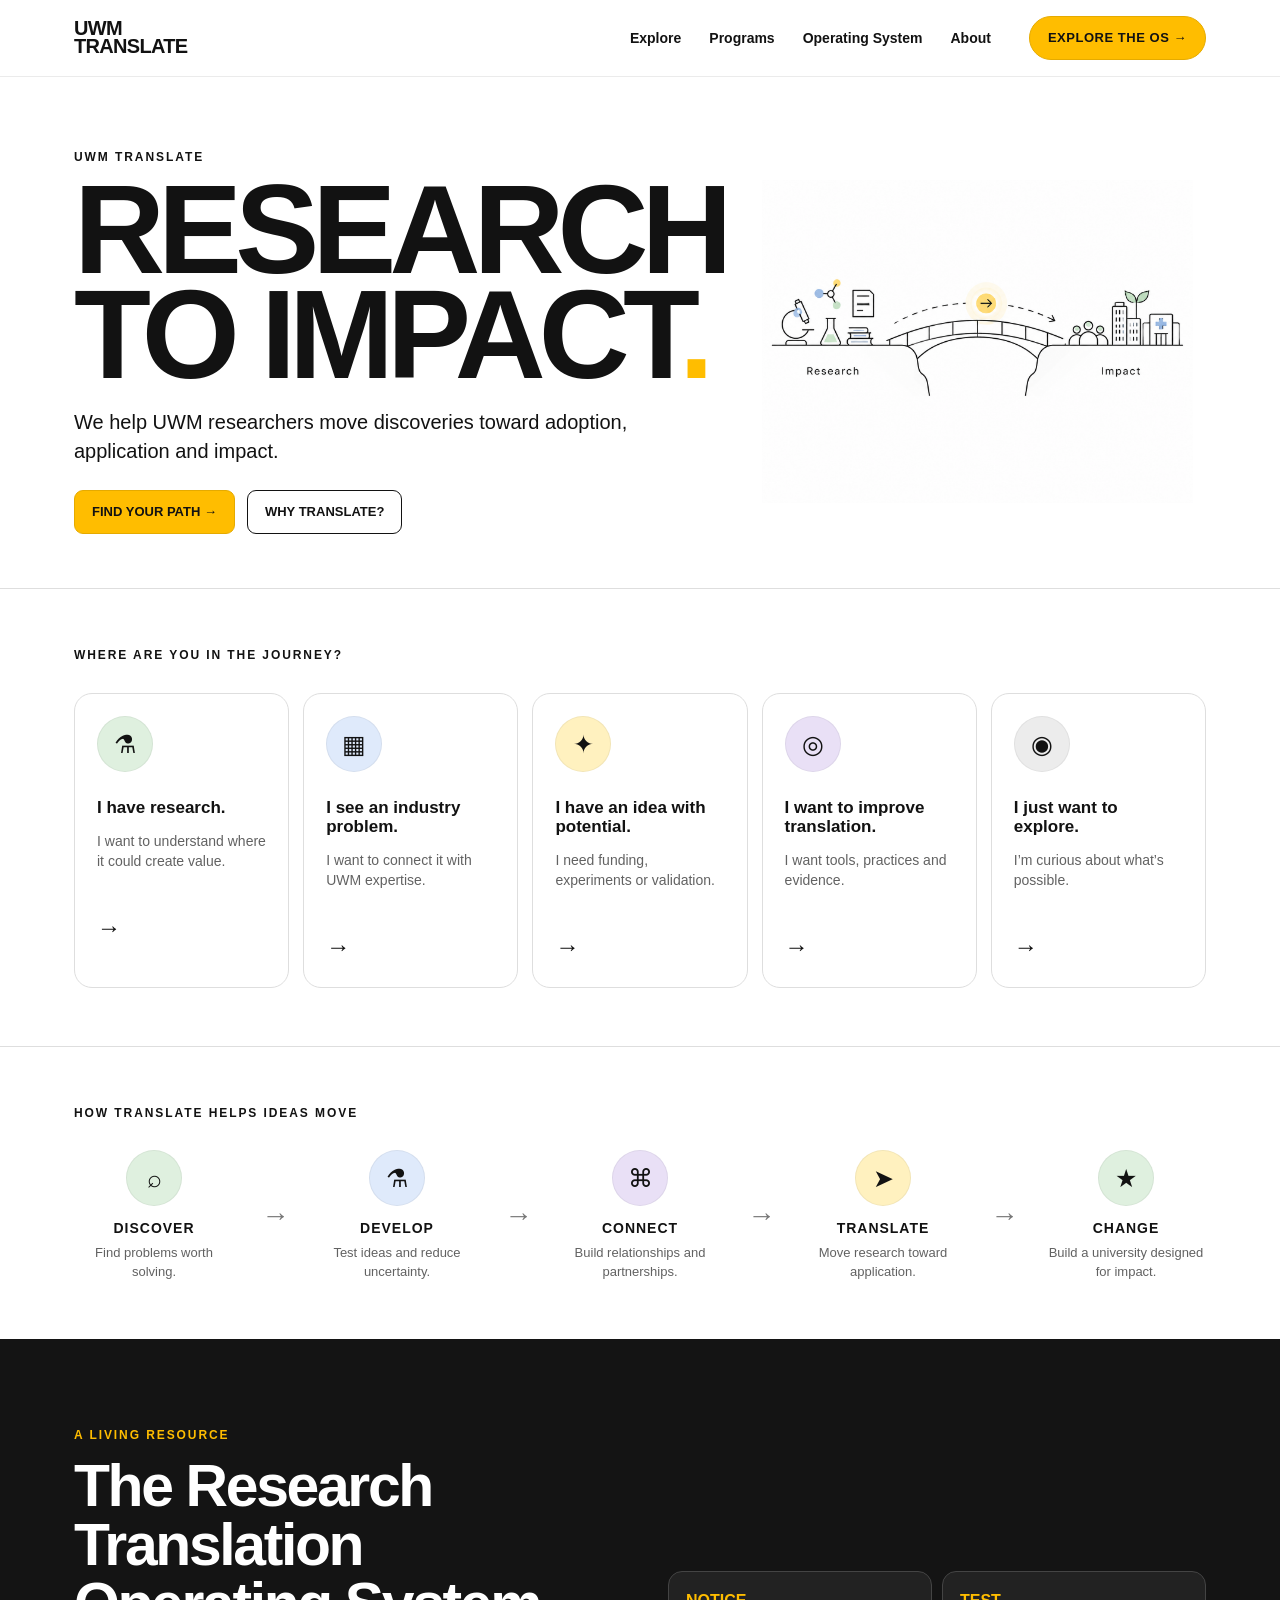
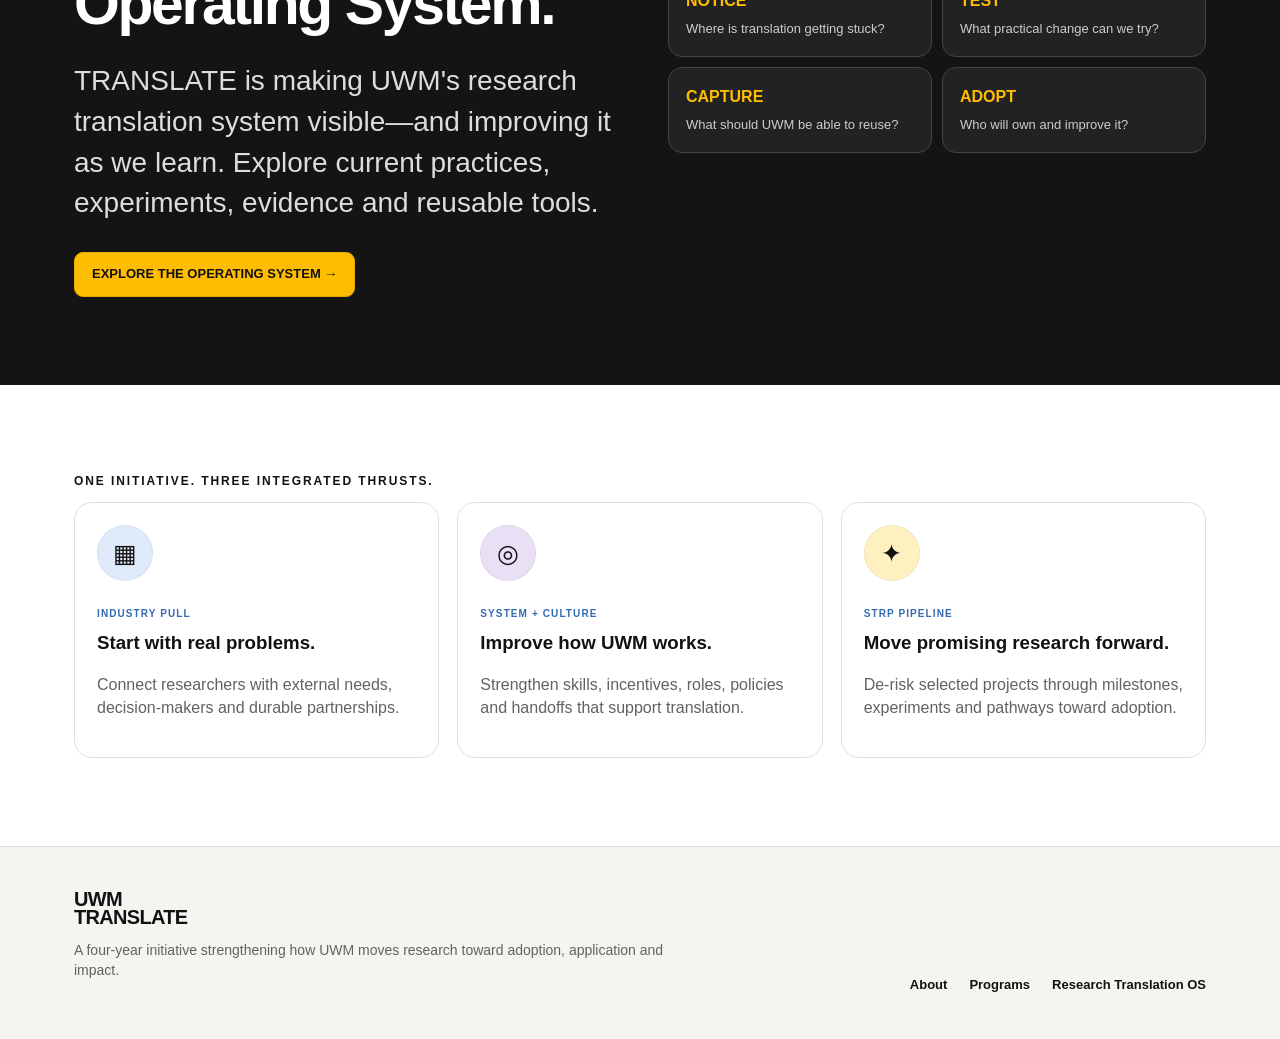
<file: index.html>
<!doctype html><html><head><meta charset="utf-8"><meta name="viewport" content="width=device-width,initial-scale=1"><title>UWM TRANSLATE — Research to Impact</title><link rel="stylesheet" href="assets/styles.css"></head><body><header class="site-header"><div class="header-inner"><a class="brand" href="index.html"><span>UWM</span><span>TRANSLATE</span></a><nav class="nav"><a href="#journey">Explore</a><a href="#program">Programs</a><a href="os/index.html">Operating System</a><a href="#about">About</a></nav><a class="cta" href="os/index.html">EXPLORE THE OS →</a></div></header><main>
<section class="hero"><div class="container hero-grid"><div class="hero-copy"><div class="eyebrow">UWM TRANSLATE</div><h1 class="display">RESEARCH<br>TO IMPACT<span style="color:var(--gold)">.</span></h1><p>We help UWM researchers move discoveries toward adoption, application and impact.</p><div class="hero-actions"><a class="button gold" href="#journey">FIND YOUR PATH →</a><a class="button ghost" href="#about">WHY TRANSLATE?</a></div></div><div class="hero-graphic"><img class="translation-graphic"
     src="assets/research-translation.png"
     alt="Research translation from discovery to impact"></div></div></section>

<section class="section-sm" id="journey"><div class="container"><div class="eyebrow">Where are you in the journey?</div><div class="journey-grid">
<a class="journey-card" href="#program"><div class="icon-bubble green">⚗</div><h3>I have research.</h3><p>I want to understand where it could create value.</p><div class="arrow">→</div></a>
<a class="journey-card" href="#program"><div class="icon-bubble blue">▦</div><h3>I see an industry problem.</h3><p>I want to connect it with UWM expertise.</p><div class="arrow">→</div></a>
<a class="journey-card" href="#program"><div class="icon-bubble goldbg">✦</div><h3>I have an idea with potential.</h3><p>I need funding, experiments or validation.</p><div class="arrow">→</div></a>
<a class="journey-card" href="os/index.html"><div class="icon-bubble purple">◎</div><h3>I want to improve translation.</h3><p>I want tools, practices and evidence.</p><div class="arrow">→</div></a>
<a class="journey-card" href="#about"><div class="icon-bubble gray">◉</div><h3>I just want to explore.</h3><p>I’m curious about what’s possible.</p><div class="arrow">→</div></a>
</div></div></section>

<section class="section-sm process" id="program"><div class="container"><div class="eyebrow">How TRANSLATE helps ideas move</div><div class="process-row">
<div class="process-step"><div class="icon-bubble green">⌕</div><strong>DISCOVER</strong><span>Find problems worth solving.</span></div><div class="process-arrow">→</div>
<div class="process-step"><div class="icon-bubble blue">⚗</div><strong>DEVELOP</strong><span>Test ideas and reduce uncertainty.</span></div><div class="process-arrow">→</div>
<div class="process-step"><div class="icon-bubble purple">⌘</div><strong>CONNECT</strong><span>Build relationships and partnerships.</span></div><div class="process-arrow">→</div>
<div class="process-step"><div class="icon-bubble goldbg">➤</div><strong>TRANSLATE</strong><span>Move research toward application.</span></div><div class="process-arrow">→</div>
<div class="process-step"><div class="icon-bubble green">★</div><strong>CHANGE</strong><span>Build a university designed for impact.</span></div>
</div></div></section>

<section class="section os-callout"><div class="container os-grid"><div><div class="eyebrow">A living resource</div><h2 class="h2">The Research Translation Operating System.</h2><p class="lede">TRANSLATE is making UWM's research translation system visible—and improving it as we learn. Explore current practices, experiments, evidence and reusable tools.</p><a class="button gold" href="os/index.html">EXPLORE THE OPERATING SYSTEM →</a></div>
<div class="os-map"><div class="os-chip"><strong>NOTICE</strong><span>Where is translation getting stuck?</span></div><div class="os-chip"><strong>TEST</strong><span>What practical change can we try?</span></div><div class="os-chip"><strong>CAPTURE</strong><span>What should UWM be able to reuse?</span></div><div class="os-chip"><strong>ADOPT</strong><span>Who will own and improve it?</span></div></div></div></section>

<section class="section" id="about"><div class="container"><div class="eyebrow">One initiative. Three integrated thrusts.</div><div class="grid-3">
<div class="card"><div class="icon-bubble blue">▦</div><div class="card-kicker">Industry Pull</div><h3>Start with real problems.</h3><p>Connect researchers with external needs, decision-makers and durable partnerships.</p></div>
<div class="card"><div class="icon-bubble purple">◎</div><div class="card-kicker">System + Culture</div><h3>Improve how UWM works.</h3><p>Strengthen skills, incentives, roles, policies and handoffs that support translation.</p></div>
<div class="card"><div class="icon-bubble goldbg">✦</div><div class="card-kicker">STRP Pipeline</div><h3>Move promising research forward.</h3><p>De-risk selected projects through milestones, experiments and pathways toward adoption.</p></div>
</div></div></section>
</main><footer class="footer"><div class="container footer-grid"><div><a class="brand" href="index.html"><span>UWM</span><span>TRANSLATE</span></a><p class="footer-note">A four-year initiative strengthening how UWM moves research toward adoption, application and impact.</p></div><div class="footer-links"><a href="#about">About</a><a href="#program">Programs</a><a href="os/index.html">Research Translation OS</a></div></div></footer></body></html>
</file>
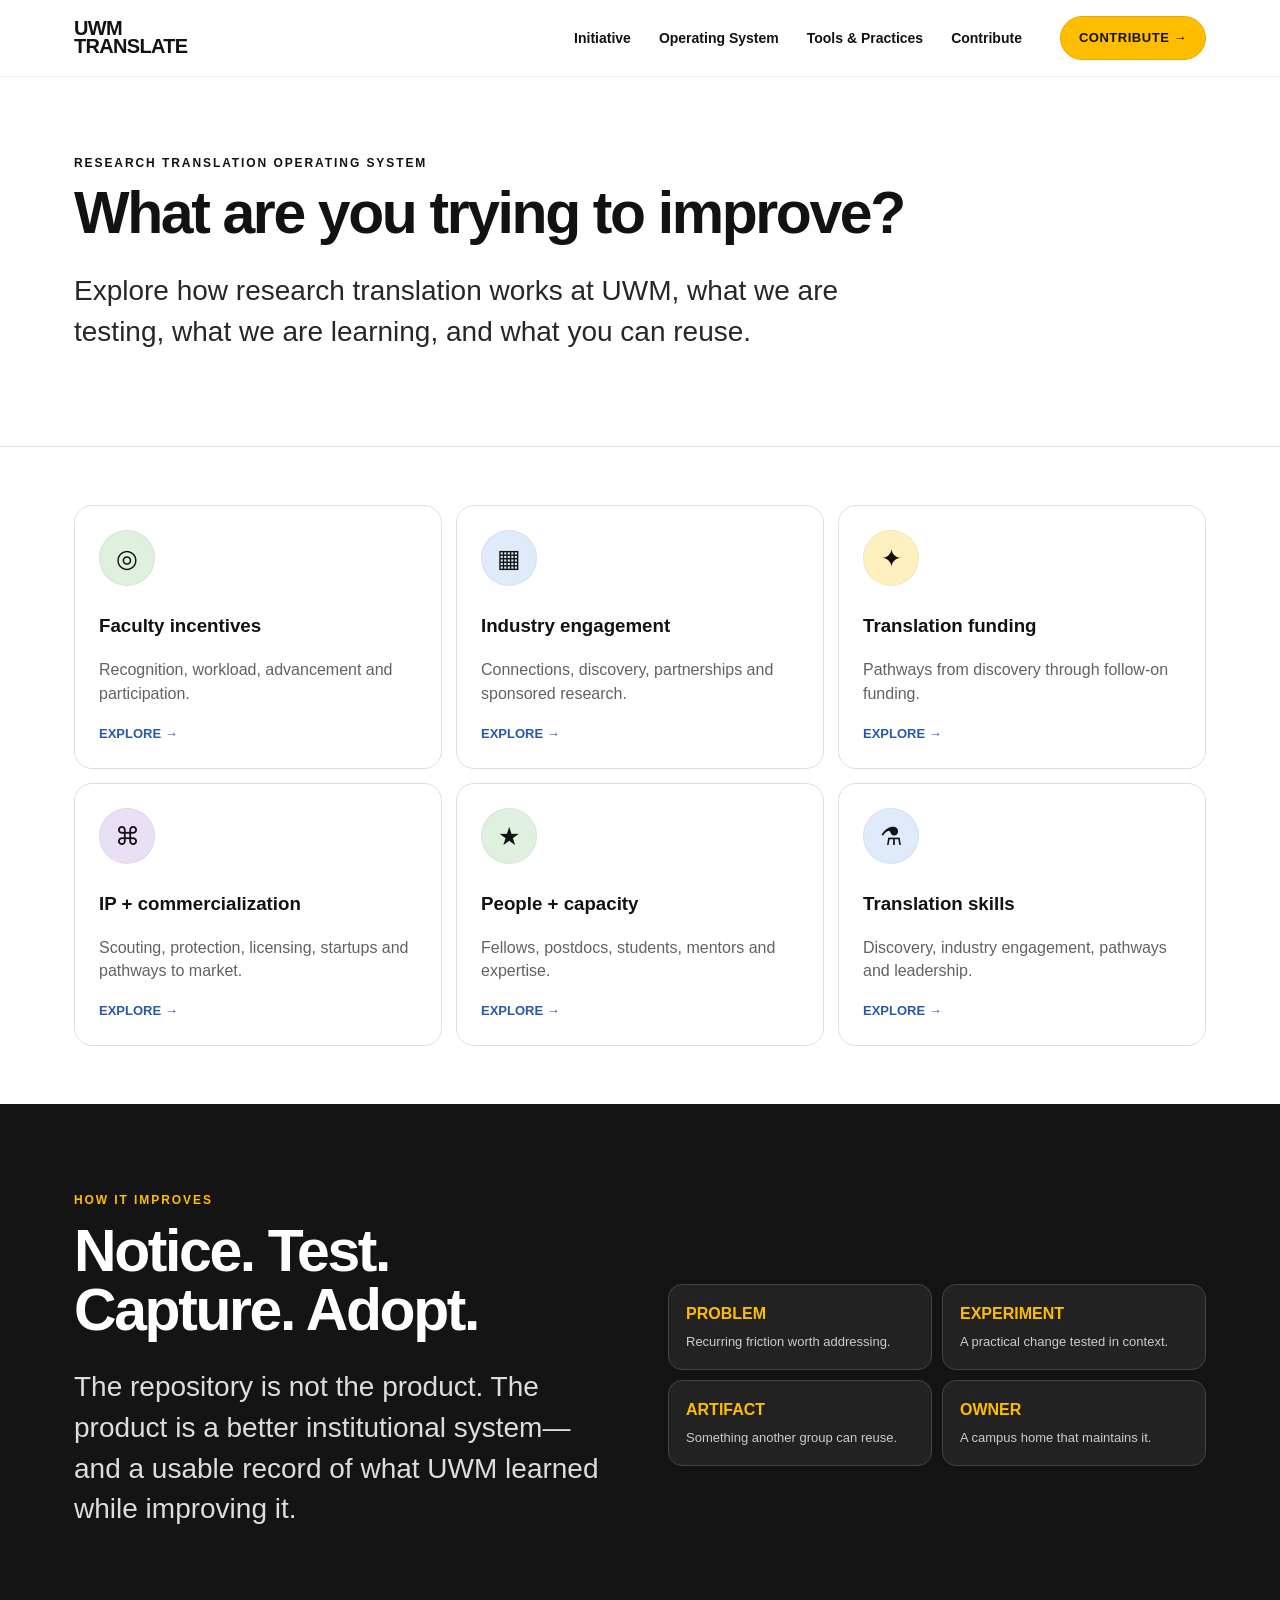
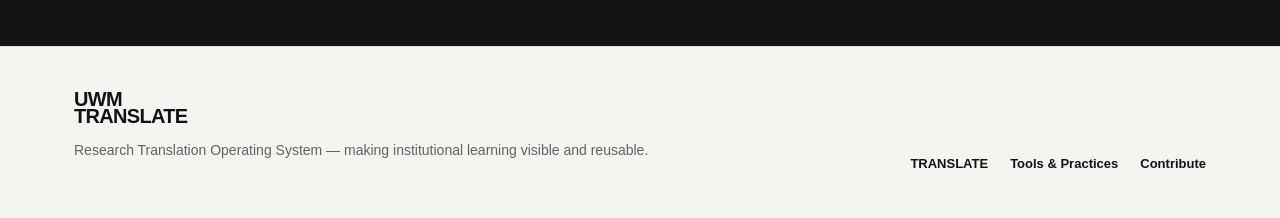
<file: os/index.html>
<!doctype html><html><head><meta charset="utf-8"><meta name="viewport" content="width=device-width,initial-scale=1"><title>Research Translation OS — UWM TRANSLATE</title><link rel="stylesheet" href="../assets/styles.css"></head><body><header class="site-header"><div class="header-inner"><a class="brand" href="../index.html"><span>UWM</span><span>TRANSLATE</span></a><nav class="nav"><a href="../index.html">Initiative</a><a href="index.html">Operating System</a><a href="library.html">Tools & Practices</a><a href="contribute.html">Contribute</a></nav><a class="cta" href="contribute.html">CONTRIBUTE →</a></div></header><main>
<section class="page-hero"><div class="container"><div class="eyebrow">Research Translation Operating System</div><h1 class="h2">What are you trying to improve?</h1><p class="lede">Explore how research translation works at UWM, what we are testing, what we are learning, and what you can reuse.</p></div></section>
<section class="section-sm"><div class="container"><div class="domain-grid">
<a class="domain" href="domain.html?d=faculty"><div class="icon-bubble green">◎</div><h3>Faculty incentives</h3><p>Recognition, workload, advancement and participation.</p><span class="text-link">EXPLORE →</span></a>
<a class="domain" href="domain.html?d=industry"><div class="icon-bubble blue">▦</div><h3>Industry engagement</h3><p>Connections, discovery, partnerships and sponsored research.</p><span class="text-link">EXPLORE →</span></a>
<a class="domain" href="domain.html?d=funding"><div class="icon-bubble goldbg">✦</div><h3>Translation funding</h3><p>Pathways from discovery through follow-on funding.</p><span class="text-link">EXPLORE →</span></a>
<a class="domain" href="domain.html?d=ip"><div class="icon-bubble purple">⌘</div><h3>IP + commercialization</h3><p>Scouting, protection, licensing, startups and pathways to market.</p><span class="text-link">EXPLORE →</span></a>
<a class="domain" href="domain.html?d=capacity"><div class="icon-bubble green">★</div><h3>People + capacity</h3><p>Fellows, postdocs, students, mentors and expertise.</p><span class="text-link">EXPLORE →</span></a>
<a class="domain" href="domain.html?d=skills"><div class="icon-bubble blue">⚗</div><h3>Translation skills</h3><p>Discovery, industry engagement, pathways and leadership.</p><span class="text-link">EXPLORE →</span></a>
</div></div></section>
<section class="section os-callout"><div class="container os-grid"><div><div class="eyebrow">How it improves</div><h2 class="h2">Notice. Test. Capture. Adopt.</h2><p class="lede">The repository is not the product. The product is a better institutional system—and a usable record of what UWM learned while improving it.</p></div><div class="os-map"><div class="os-chip"><strong>PROBLEM</strong><span>Recurring friction worth addressing.</span></div><div class="os-chip"><strong>EXPERIMENT</strong><span>A practical change tested in context.</span></div><div class="os-chip"><strong>ARTIFACT</strong><span>Something another group can reuse.</span></div><div class="os-chip"><strong>OWNER</strong><span>A campus home that maintains it.</span></div></div></div></section>
</main><footer class="footer"><div class="container footer-grid"><div><a class="brand" href="../index.html"><span>UWM</span><span>TRANSLATE</span></a><p class="footer-note">Research Translation Operating System — making institutional learning visible and reusable.</p></div><div class="footer-links"><a href="../index.html">TRANSLATE</a><a href="library.html">Tools & Practices</a><a href="contribute.html">Contribute</a></div></div></footer></body></html>
</file>
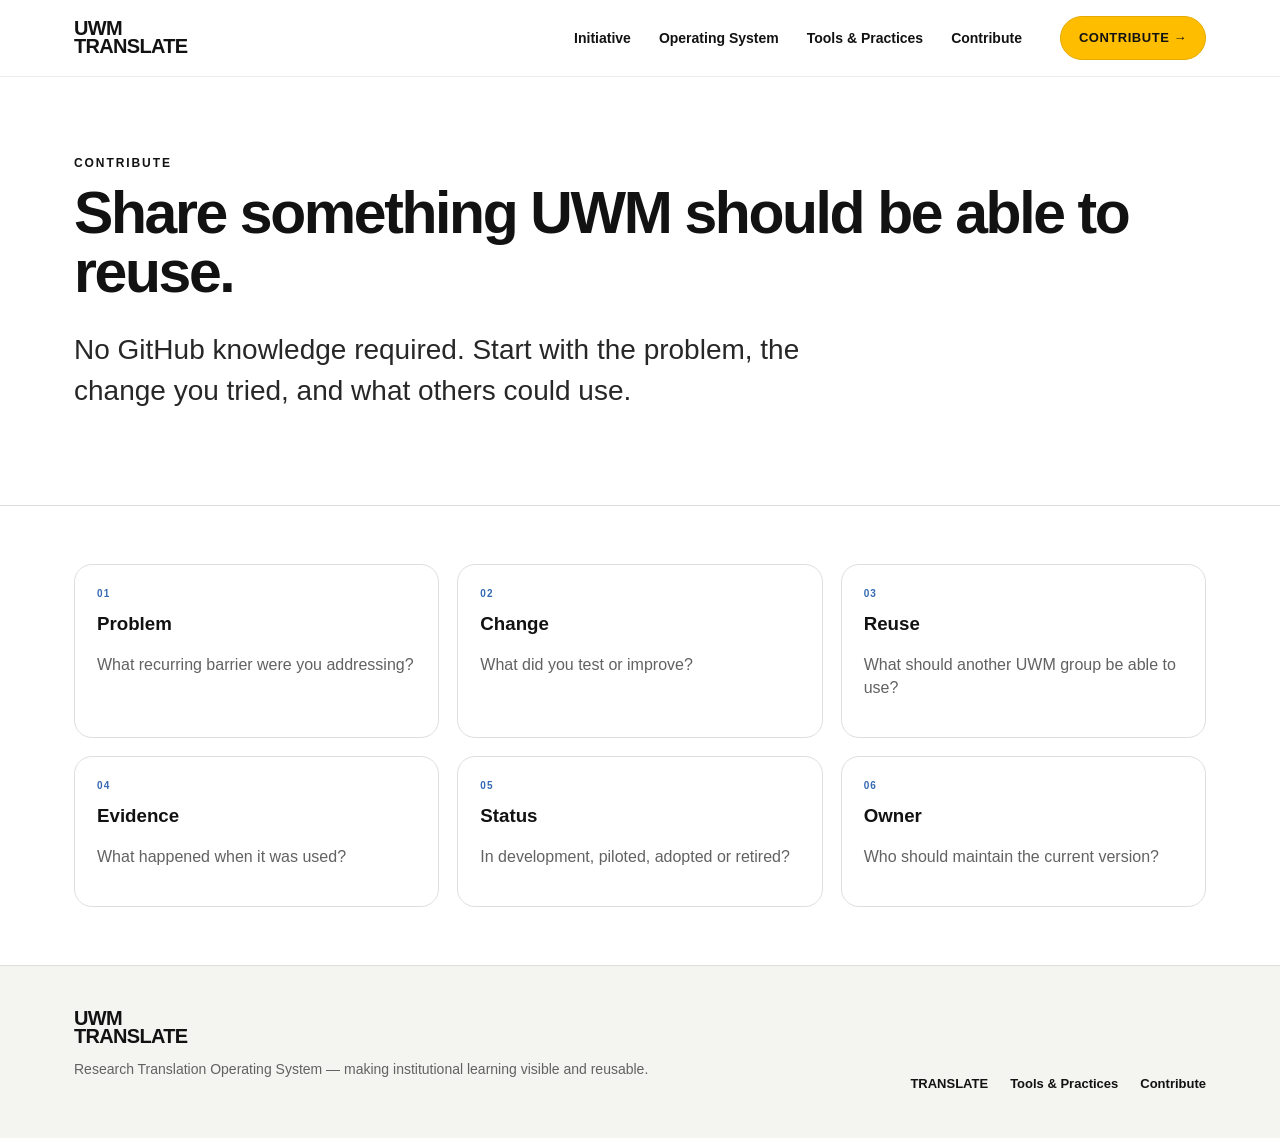
<file: os/contribute.html>
<!doctype html><html><head><meta charset="utf-8"><meta name="viewport" content="width=device-width,initial-scale=1"><title>Contribute — UWM TRANSLATE</title><link rel="stylesheet" href="../assets/styles.css"></head><body><header class="site-header"><div class="header-inner"><a class="brand" href="../index.html"><span>UWM</span><span>TRANSLATE</span></a><nav class="nav"><a href="../index.html">Initiative</a><a href="index.html">Operating System</a><a href="library.html">Tools & Practices</a><a href="contribute.html">Contribute</a></nav><a class="cta" href="contribute.html">CONTRIBUTE →</a></div></header><main><section class="page-hero"><div class="container"><div class="eyebrow">Contribute</div><h1 class="h2">Share something UWM should be able to reuse.</h1><p class="lede">No GitHub knowledge required. Start with the problem, the change you tried, and what others could use.</p></div></section><section class="section-sm"><div class="container"><div class="grid-3"><div class="card"><div class="card-kicker">01</div><h3>Problem</h3><p>What recurring barrier were you addressing?</p></div><div class="card"><div class="card-kicker">02</div><h3>Change</h3><p>What did you test or improve?</p></div><div class="card"><div class="card-kicker">03</div><h3>Reuse</h3><p>What should another UWM group be able to use?</p></div><div class="card"><div class="card-kicker">04</div><h3>Evidence</h3><p>What happened when it was used?</p></div><div class="card"><div class="card-kicker">05</div><h3>Status</h3><p>In development, piloted, adopted or retired?</p></div><div class="card"><div class="card-kicker">06</div><h3>Owner</h3><p>Who should maintain the current version?</p></div></div></div></section></main><footer class="footer"><div class="container footer-grid"><div><a class="brand" href="../index.html"><span>UWM</span><span>TRANSLATE</span></a><p class="footer-note">Research Translation Operating System — making institutional learning visible and reusable.</p></div><div class="footer-links"><a href="../index.html">TRANSLATE</a><a href="library.html">Tools & Practices</a><a href="contribute.html">Contribute</a></div></div></footer></body></html>
</file>
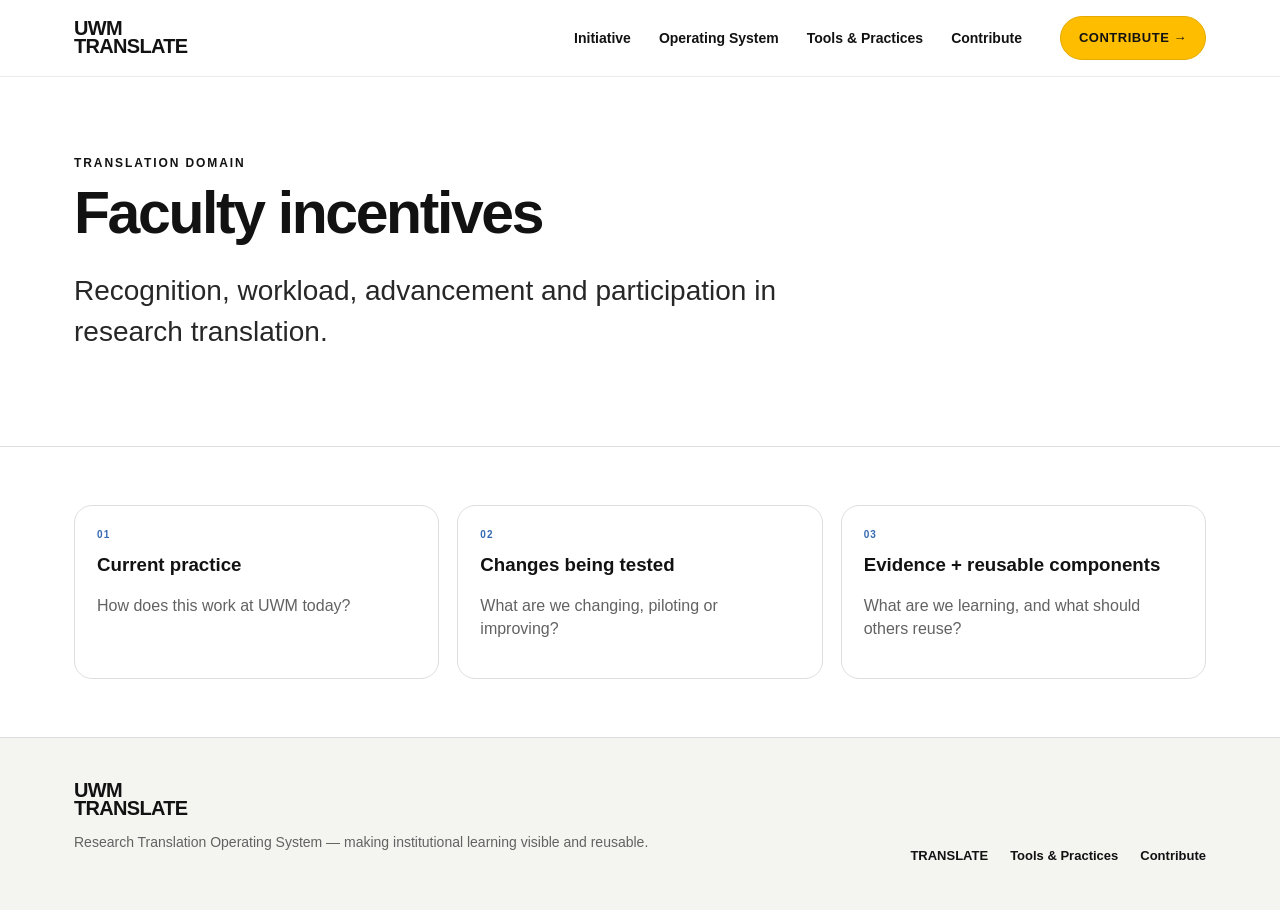
<file: os/domain.html>
<!doctype html><html><head><meta charset="utf-8"><meta name="viewport" content="width=device-width,initial-scale=1"><title>Translation Domain — UWM TRANSLATE</title><link rel="stylesheet" href="../assets/styles.css"></head><body><header class="site-header"><div class="header-inner"><a class="brand" href="../index.html"><span>UWM</span><span>TRANSLATE</span></a><nav class="nav"><a href="../index.html">Initiative</a><a href="index.html">Operating System</a><a href="library.html">Tools & Practices</a><a href="contribute.html">Contribute</a></nav><a class="cta" href="contribute.html">CONTRIBUTE →</a></div></header><main><section class="page-hero"><div class="container"><div class="eyebrow">Translation domain</div><h1 class="h2" id="title"></h1><p class="lede" id="desc"></p></div></section><section class="section-sm"><div class="container"><div class="grid-3"><div class="card"><div class="card-kicker">01</div><h3>Current practice</h3><p>How does this work at UWM today?</p></div><div class="card"><div class="card-kicker">02</div><h3>Changes being tested</h3><p>What are we changing, piloting or improving?</p></div><div class="card"><div class="card-kicker">03</div><h3>Evidence + reusable components</h3><p>What are we learning, and what should others reuse?</p></div></div></div></section></main><footer class="footer"><div class="container footer-grid"><div><a class="brand" href="../index.html"><span>UWM</span><span>TRANSLATE</span></a><p class="footer-note">Research Translation Operating System — making institutional learning visible and reusable.</p></div><div class="footer-links"><a href="../index.html">TRANSLATE</a><a href="library.html">Tools & Practices</a><a href="contribute.html">Contribute</a></div></div></footer><script>const d=new URLSearchParams(location.search).get('d')||'faculty';const x={faculty:['Faculty incentives','Recognition, workload, advancement and participation in research translation.'],industry:['Industry engagement','Connections, discovery, partnerships and sponsored research.'],funding:['Translation funding','Pathways from early discovery through translational and follow-on funding.'],ip:['IP + commercialization','Scouting, protection, licensing, startups and pathways to market.'],capacity:['People + capacity','Fellows, postdocs, students, mentors and translation expertise.'],skills:['Translation skills','Industry engagement, discovery, translation pathways and leadership.']};title.textContent=x[d][0];desc.textContent=x[d][1]</script></body></html>
</file>
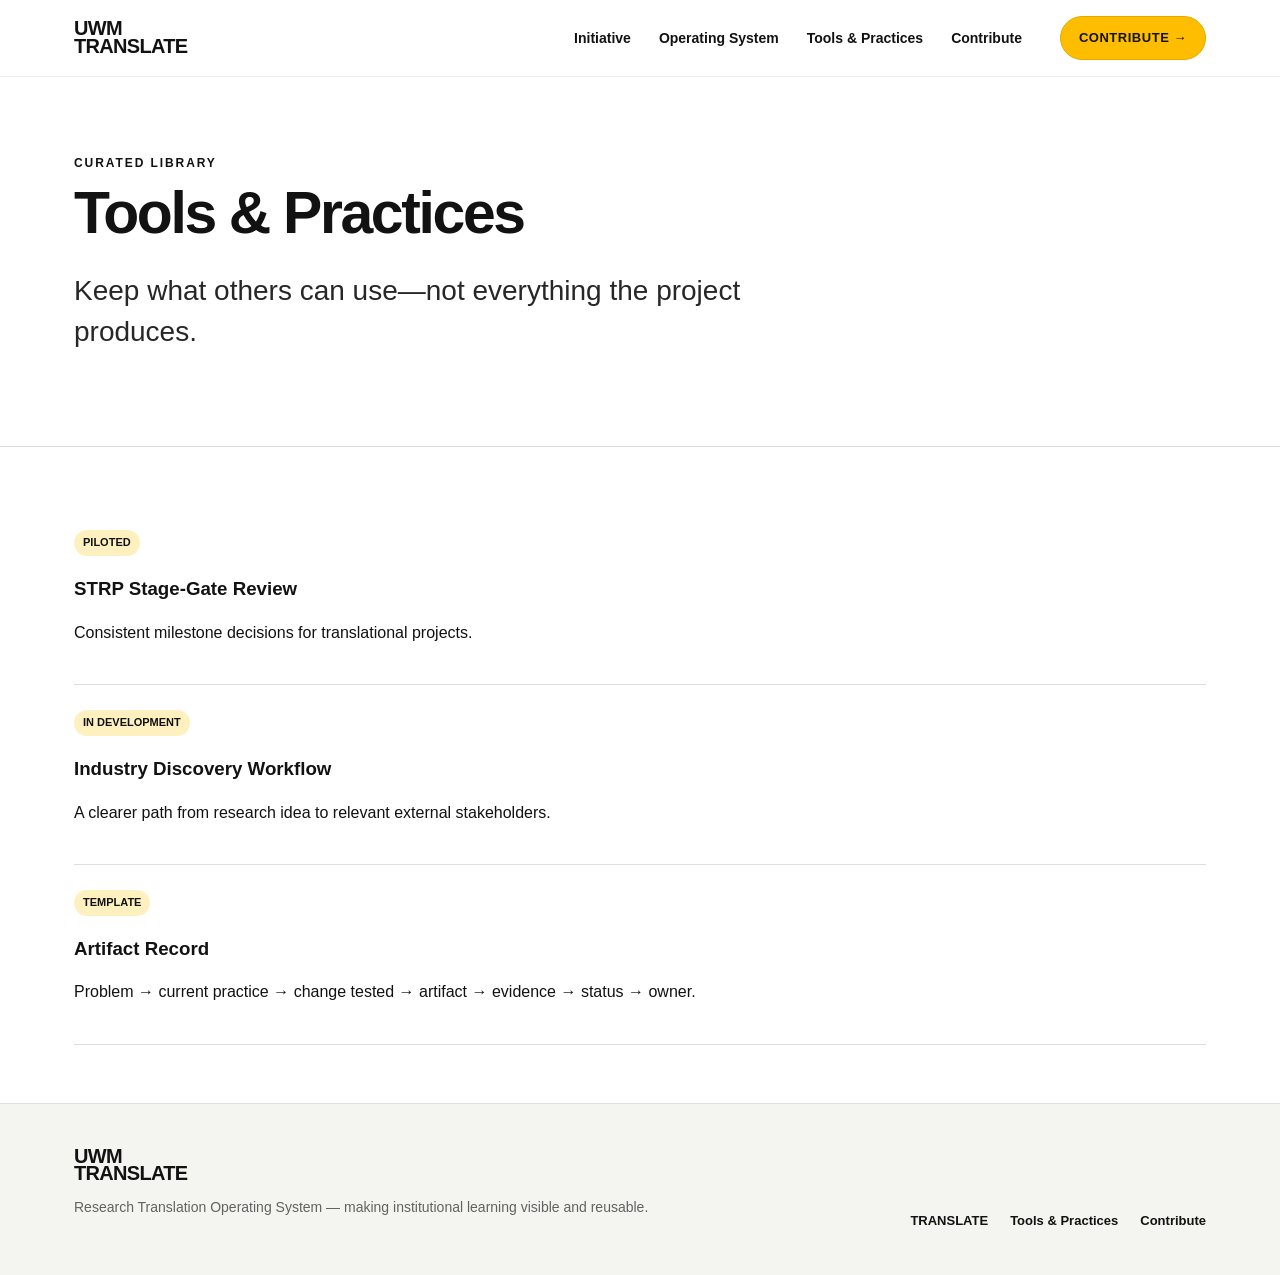
<file: os/library.html>
<!doctype html><html><head><meta charset="utf-8"><meta name="viewport" content="width=device-width,initial-scale=1"><title>Tools & Practices — UWM TRANSLATE</title><link rel="stylesheet" href="../assets/styles.css"></head><body><header class="site-header"><div class="header-inner"><a class="brand" href="../index.html"><span>UWM</span><span>TRANSLATE</span></a><nav class="nav"><a href="../index.html">Initiative</a><a href="index.html">Operating System</a><a href="library.html">Tools & Practices</a><a href="contribute.html">Contribute</a></nav><a class="cta" href="contribute.html">CONTRIBUTE →</a></div></header><main><section class="page-hero"><div class="container"><div class="eyebrow">Curated library</div><h1 class="h2">Tools & Practices</h1><p class="lede">Keep what others can use—not everything the project produces.</p></div></section><section class="section-sm"><div class="container"><div class="artifact"><span class="status">Piloted</span><h3>STRP Stage-Gate Review</h3><p>Consistent milestone decisions for translational projects.</p></div><div class="artifact"><span class="status">In development</span><h3>Industry Discovery Workflow</h3><p>A clearer path from research idea to relevant external stakeholders.</p></div><div class="artifact"><span class="status">Template</span><h3>Artifact Record</h3><p>Problem → current practice → change tested → artifact → evidence → status → owner.</p></div></div></section></main><footer class="footer"><div class="container footer-grid"><div><a class="brand" href="../index.html"><span>UWM</span><span>TRANSLATE</span></a><p class="footer-note">Research Translation Operating System — making institutional learning visible and reusable.</p></div><div class="footer-links"><a href="../index.html">TRANSLATE</a><a href="library.html">Tools & Practices</a><a href="contribute.html">Contribute</a></div></div></footer></body></html>
</file>
<file: assets/styles.css>
:root{--ink:#121212;--muted:#626262;--line:#dedede;--paper:#fff;--soft:#f7f7f5;--gold:#ffbd00;--gold-soft:#fff1bf;--green:#dff0df;--green-strong:#328b4c;--blue:#dfeafb;--blue-strong:#366ab3;--purple:#e9e0f6;--purple-strong:#7654a6;--peach:#f8e7d9;--radius:18px;--shadow:0 12px 35px rgba(0,0,0,.08);--max:1180px}
*{box-sizing:border-box}html{scroll-behavior:smooth}body{margin:0;background:var(--paper);color:var(--ink);font-family:Arial,Helvetica,sans-serif;line-height:1.45}a{color:inherit}img{max-width:100%;display:block}
.site-header{position:sticky;top:0;z-index:100;background:rgba(255,255,255,.95);backdrop-filter:blur(10px);border-bottom:1px solid rgba(0,0,0,.08)}
.header-inner{max-width:var(--max);margin:auto;min-height:76px;display:flex;align-items:center;gap:28px;padding:0 24px}.brand{font-weight:900;letter-spacing:-.035em;text-decoration:none;line-height:.88;font-size:20px;min-width:125px}.brand span{display:block}
.nav{margin-left:auto;display:flex;align-items:center;gap:8px}.nav a{text-decoration:none;padding:26px 10px;font-weight:700;font-size:14px}.nav a:hover{color:#8d6900}.cta{display:inline-flex;text-decoration:none;font-size:13px;font-weight:900;letter-spacing:.04em;background:var(--gold);padding:12px 18px;border-radius:999px;border:1px solid #e5aa00}
.container{max-width:var(--max);margin:auto;padding:0 24px}.hero{padding:72px 0 54px;border-bottom:1px solid var(--line)}.hero-grid{display:grid;grid-template-columns:1.03fr .97fr;align-items:center;gap:36px}
.eyebrow{text-transform:uppercase;letter-spacing:.16em;font-size:12px;font-weight:900;margin-bottom:12px}.display{margin:0;max-width:720px;font-size:clamp(60px,10vw,126px);line-height:.83;letter-spacing:-.055em;font-weight:900}.hero-copy p{max-width:600px;font-size:20px}.hero-actions{display:flex;gap:12px;flex-wrap:wrap;margin-top:24px}
.button{display:inline-flex;align-items:center;gap:9px;text-decoration:none;padding:12px 17px;border-radius:9px;font-weight:900;font-size:13px;border:1px solid var(--ink);background:var(--ink);color:#fff}.button.gold{background:var(--gold);border-color:#e5aa00;color:var(--ink)}.button.ghost{background:#fff;color:var(--ink)}
.hero-graphic{min-height:380px;display:grid;place-items:center}.translation-graphic{width:min(100%,540px);height:auto}
.section{padding:88px 0}.section-sm{padding:58px 0}.h2{margin:0;font-size:clamp(36px,4.6vw,60px);line-height:1;letter-spacing:-.04em}.lede{font-size:clamp(20px,2.2vw,28px);max-width:780px;color:#272727}
.journey-grid{display:grid;grid-template-columns:repeat(5,1fr);gap:14px;margin-top:28px}.journey-card,.card{border:1px solid var(--line);border-radius:var(--radius);background:#fff;padding:22px;text-decoration:none;transition:.18s}.journey-card:hover,.card:hover{transform:translateY(-3px);box-shadow:var(--shadow)}
.icon-bubble{width:56px;height:56px;border-radius:50%;display:grid;place-items:center;font-size:25px;margin-bottom:26px;border:1px solid rgba(0,0,0,.05)}.green{background:var(--green)}.blue{background:var(--blue)}.goldbg{background:var(--gold-soft)}.purple{background:var(--purple)}.gray{background:#ececec}
.journey-card h3{font-size:17px;line-height:1.13;margin:0 0 8px}.journey-card p{font-size:14px;color:var(--muted);min-height:62px}.arrow{font-size:24px;margin-top:18px}
.process{border-top:1px solid var(--line)}.process-row{display:grid;grid-template-columns:repeat(9,auto);align-items:center;justify-content:space-between;gap:10px;margin-top:28px}.process-step{max-width:160px;text-align:center}.process-step .icon-bubble{margin:0 auto 12px}.process-step strong{display:block;font-size:14px;letter-spacing:.07em}.process-step span{display:block;font-size:13px;color:var(--muted);margin-top:5px}.process-arrow{font-size:28px;color:#777}
.os-callout{background:#141414;color:#fff}.os-callout .eyebrow{color:var(--gold)}.os-grid{display:grid;grid-template-columns:1fr 1fr;gap:56px;align-items:center}.os-callout .lede{color:#ddd}.os-map{display:grid;grid-template-columns:repeat(2,1fr);gap:10px}.os-chip{background:#222;border:1px solid #444;border-radius:14px;padding:17px}.os-chip strong{color:var(--gold);display:block;margin-bottom:4px}.os-chip span{font-size:13px;color:#ccc}
.grid-3{display:grid;grid-template-columns:repeat(3,1fr);gap:18px}.card-kicker{text-transform:uppercase;font-size:10px;color:var(--blue-strong);letter-spacing:.11em;font-weight:900}.card h3{margin:8px 0}.card p{color:var(--muted)}.text-link{color:#295aa6;text-decoration:none;font-weight:900;font-size:13px}
.footer{background:#f4f4f1;border-top:1px solid var(--line);padding:44px 0}.footer-grid{display:grid;grid-template-columns:1.2fr 1fr;gap:30px;align-items:end}.footer-note{max-width:590px;color:var(--muted);font-size:14px}.footer-links{display:flex;justify-content:flex-end;gap:22px;flex-wrap:wrap}.footer-links a{font-size:13px;font-weight:800;text-decoration:none}
.page-hero{padding:78px 0 66px;border-bottom:1px solid var(--line)}.domain-grid{display:grid;grid-template-columns:repeat(3,1fr);gap:14px}.domain{border:1px solid var(--line);border-radius:18px;padding:24px;text-decoration:none}.domain:hover{box-shadow:var(--shadow);transform:translateY(-2px)}.domain p{color:var(--muted)}
.artifact{padding:24px 0;border-bottom:1px solid var(--line)}.status{display:inline-block;padding:5px 9px;border-radius:999px;background:var(--gold-soft);font-size:11px;font-weight:900;text-transform:uppercase}
@media(max-width:930px){.nav{display:none}.hero-grid,.os-grid{grid-template-columns:1fr}.hero-graphic{min-height:280px}.journey-grid{grid-template-columns:repeat(2,1fr)}.journey-card:last-child{grid-column:1/-1}.process-row{grid-template-columns:1fr;justify-items:start}.process-step{max-width:none;display:grid;grid-template-columns:58px 110px 1fr;align-items:center;text-align:left;gap:14px}.process-step .icon-bubble{margin:0}.process-arrow{transform:rotate(90deg);margin-left:18px}.grid-3,.domain-grid{grid-template-columns:1fr}}
@media(max-width:620px){.display{font-size:clamp(56px,20vw,82px)}.section{padding:64px 0}.journey-grid{grid-template-columns:1fr}.journey-card:last-child{grid-column:auto}.footer-grid{grid-template-columns:1fr}.footer-links{justify-content:flex-start}}
</file>
